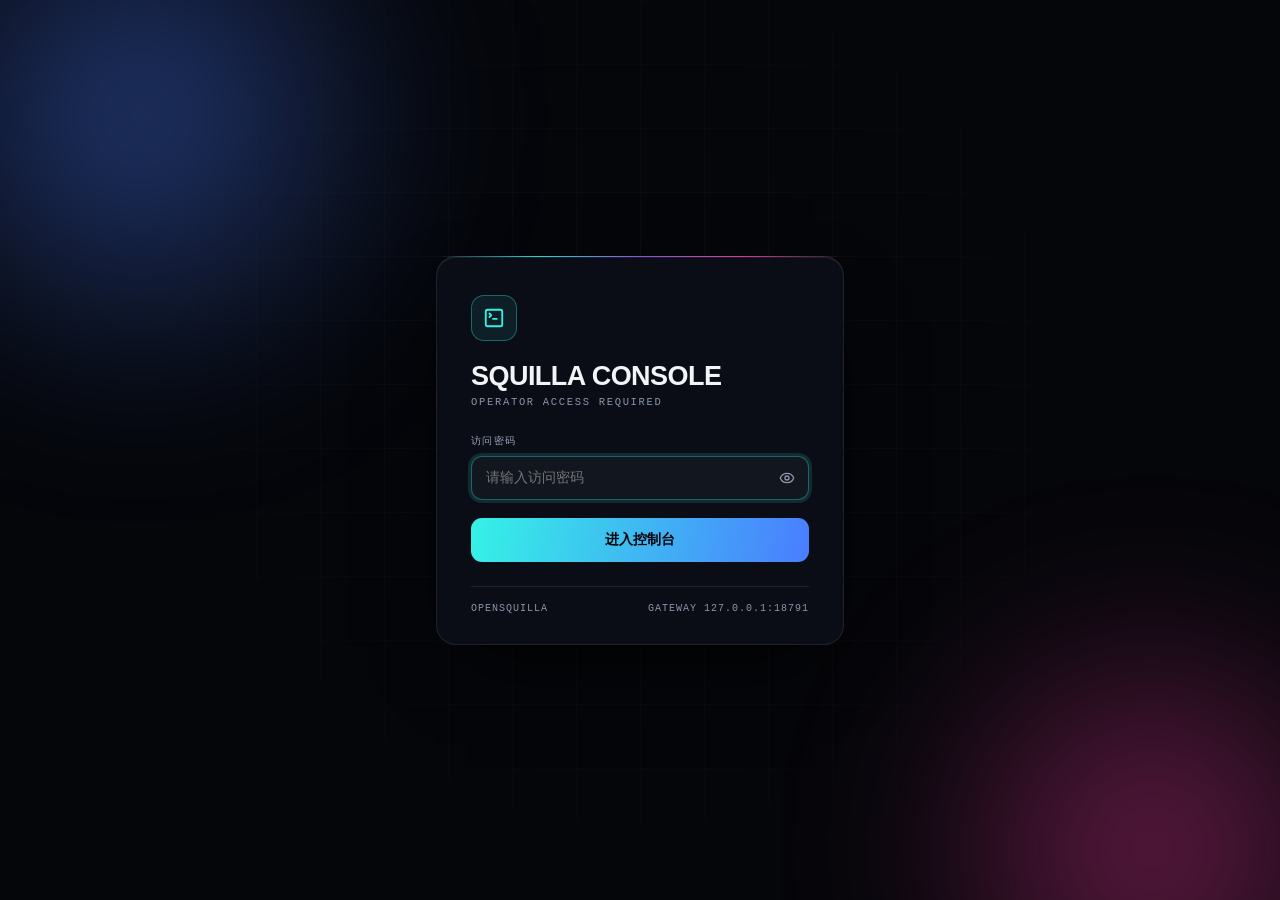
<file: static/login.html>
<!doctype html>
<html lang="zh-CN">
<head>
<meta charset="utf-8" />
<meta name="viewport" content="width=device-width, initial-scale=1" />
<title>SQUILLA CONSOLE / 登录</title>
<link rel="icon" type="image/png" sizes="32x32" href="/icon/icon-32.png" />
<link rel="icon" type="image/png" sizes="16x16" href="/icon/icon-16.png" />
<link rel="icon" type="image/png" sizes="192x192" href="/icon/icon-192.png" />
<link rel="apple-touch-icon" sizes="180x180" href="/icon/icon-180.png" />
<link rel="shortcut icon" href="/favicon.ico" />
<style>
/* The login page is served to unauthenticated visitors, so it must not pull
   anything from /static (that path is behind the session gate). Everything —
   tokens, layout, the one icon — is inlined here on purpose. */

@font-face {
  font-family: "SpaceGrotesk";
  src: local("Space Grotesk");
  font-display: swap;
}

:root {
  --ink-000: #05060a;
  --ink-100: #0c0f18;
  --ink-200: #12161f;
  --ink-300: #1a1f2b;
  --ink-400: #262d3c;

  --pearl: #f2f4f8;
  --dust: #9aa4b8;
  /* Lifted from the console's #5d6779: on this near-black card that tone only
     reaches ~3:1, short of the 4.5:1 WCAG AA needs for the gateway address and
     subtitle, which are both real information rather than decoration. */
  --dust-dim: #8b96aa;

  --spec-cyan: #35f2e6;
  --spec-blue: #4a7dff;
  --spec-violet: #9b5cff;
  --spec-magenta: #ff3ea5;
  --bad: #ff4d6a;

  --edge: color-mix(in oklab, var(--pearl) 9%, transparent);
  --edge-hot: color-mix(in oklab, var(--spec-cyan) 34%, transparent);

  --sans: "SpaceGrotesk", "Inter", -apple-system, BlinkMacSystemFont, "Segoe UI",
    "PingFang SC", "Hiragino Sans GB", "Microsoft YaHei", sans-serif;
  --mono: "JetBrains Mono", "SFMono-Regular", "Menlo", "Consolas",
    "Liberation Mono", monospace;
}

* { box-sizing: border-box; }

html, body {
  height: 100%;
  margin: 0;
}

body {
  background: var(--ink-000);
  color: var(--pearl);
  font-family: var(--sans);
  display: grid;
  place-items: center;
  overflow: hidden;
  position: relative;
}

/* ---------------------------------------------------------------- backdrop */

.bloom {
  position: fixed;
  border-radius: 50%;
  filter: blur(90px);
  opacity: .5;
  pointer-events: none;
  animation: drift 26s ease-in-out infinite alternate;
}

.bloom--a {
  width: 46vw; height: 46vw;
  left: -12vw; top: -14vw;
  background: radial-gradient(circle, var(--spec-blue), transparent 68%);
}

.bloom--b {
  width: 40vw; height: 40vw;
  right: -10vw; bottom: -16vw;
  background: radial-gradient(circle, var(--spec-magenta), transparent 68%);
  animation-delay: -9s;
}

@keyframes drift {
  from { transform: translate3d(0, 0, 0) scale(1); }
  to   { transform: translate3d(3vw, 4vh, 0) scale(1.14); }
}

.grid {
  position: fixed;
  inset: 0;
  pointer-events: none;
  background-image:
    linear-gradient(color-mix(in oklab, var(--pearl) 4%, transparent) 1px, transparent 1px),
    linear-gradient(90deg, color-mix(in oklab, var(--pearl) 4%, transparent) 1px, transparent 1px);
  background-size: 64px 64px;
  mask-image: radial-gradient(circle at 50% 45%, #000 0%, transparent 72%);
  -webkit-mask-image: radial-gradient(circle at 50% 45%, #000 0%, transparent 72%);
}

/* ------------------------------------------------------------------- card */

.card {
  position: relative;
  width: min(408px, calc(100vw - 40px));
  padding: 38px 34px 30px;
  background: color-mix(in oklab, var(--ink-100) 88%, transparent);
  border: 1px solid var(--edge);
  border-radius: 20px;
  backdrop-filter: blur(18px);
  box-shadow:
    0 32px 80px -30px #000,
    inset 0 1px 0 color-mix(in oklab, var(--pearl) 7%, transparent);
  animation: rise .5s cubic-bezier(.2, .8, .2, 1) both;
}

@keyframes rise {
  from { opacity: 0; transform: translateY(14px) scale(.985); }
  to   { opacity: 1; transform: none; }
}

/* Spectral hairline along the top edge — the console's signature. */
.card::before {
  content: "";
  position: absolute;
  inset: -1px -1px auto -1px;
  height: 1px;
  border-radius: 20px 20px 0 0;
  background: linear-gradient(90deg,
    transparent, var(--spec-cyan), var(--spec-violet), var(--spec-magenta), transparent);
  opacity: .85;
}

.mark {
  width: 46px; height: 46px;
  display: grid;
  place-items: center;
  border: 1px solid var(--edge-hot);
  border-radius: 13px;
  color: var(--spec-cyan);
  background: color-mix(in oklab, var(--spec-cyan) 8%, transparent);
}

.mark svg { width: 22px; height: 22px; }

h1 {
  margin: 20px 0 4px;
  font-size: 27px;
  font-weight: 600;
  letter-spacing: -.02em;
}

.sub {
  margin: 0 0 26px;
  font-family: var(--mono);
  font-size: 10.5px;
  letter-spacing: .16em;
  text-transform: uppercase;
  color: var(--dust-dim);
}

label {
  display: block;
  font-family: var(--mono);
  font-size: 10px;
  letter-spacing: .14em;
  text-transform: uppercase;
  color: var(--dust);
  margin-bottom: 8px;
}

.field { position: relative; }

input {
  width: 100%;
  padding: 13px 44px 13px 14px;
  font-family: var(--mono);
  font-size: 14px;
  color: var(--pearl);
  background: var(--ink-200);
  border: 1px solid var(--ink-400);
  border-radius: 11px;
  outline: none;
  transition: border-color .18s, box-shadow .18s;
}

input:focus {
  border-color: var(--edge-hot);
  box-shadow: 0 0 0 3px color-mix(in oklab, var(--spec-cyan) 13%, transparent);
}

.reveal {
  position: absolute;
  top: 50%; right: 6px;
  transform: translateY(-50%);
  width: 32px; height: 32px;
  display: grid;
  place-items: center;
  background: none;
  border: 0;
  border-radius: 8px;
  color: var(--dust-dim);
  cursor: pointer;
  transition: color .16s, background .16s;
}

.reveal:hover { color: var(--pearl); background: var(--ink-300); }
.reveal svg { width: 16px; height: 16px; }

button.go {
  width: 100%;
  margin-top: 18px;
  padding: 13px;
  font-family: var(--sans);
  font-size: 14px;
  font-weight: 600;
  letter-spacing: .01em;
  color: var(--ink-000);
  background: linear-gradient(100deg, var(--spec-cyan), var(--spec-blue));
  border: 0;
  border-radius: 11px;
  cursor: pointer;
  transition: transform .16s cubic-bezier(.2, .8, .2, 1), box-shadow .16s, filter .16s;
}

button.go:hover:not(:disabled) {
  transform: translateY(-1px);
  box-shadow: 0 10px 28px -12px var(--spec-blue);
  filter: brightness(1.06);
}

button.go:active:not(:disabled) { transform: translateY(0); }

button.go:disabled { opacity: .55; cursor: not-allowed; }

.err {
  display: none;
  align-items: center;
  gap: 8px;
  margin-top: 14px;
  padding: 10px 12px;
  font-family: var(--mono);
  font-size: 12px;
  color: var(--bad);
  background: color-mix(in oklab, var(--bad) 10%, transparent);
  border: 1px solid color-mix(in oklab, var(--bad) 26%, transparent);
  border-radius: 9px;
}

.err.on {
  display: flex;
  animation: shake .32s ease;
}

.err svg { width: 14px; height: 14px; flex: none; }

@keyframes shake {
  0%, 100% { transform: translateX(0); }
  25%      { transform: translateX(-5px); }
  75%      { transform: translateX(5px); }
}

.foot {
  margin-top: 24px;
  padding-top: 16px;
  border-top: 1px solid var(--edge);
  font-family: var(--mono);
  font-size: 10px;
  letter-spacing: .1em;
  text-transform: uppercase;
  color: var(--dust-dim);
  display: flex;
  justify-content: space-between;
  gap: 12px;
}

@media (prefers-reduced-motion: reduce) {
  .bloom, .card, .err.on { animation: none; }
  button.go:hover:not(:disabled) { transform: none; }
}

@media (max-width: 480px) {
  .card {
    width: calc(100vw - 28px);
    padding: 28px 22px 24px;
  }
  h1 { font-size: 24px; margin-top: 16px; }
  .sub { font-size: 10px; margin-bottom: 22px; }
  input {
    font-size: 16px; /* iOS no-zoom threshold */
    padding: 12px 40px 12px 13px;
  }
  button { font-size: 13px; padding: 12px; }
  .bloom { opacity: 0.3; }
}
</style>
</head>
<body>

<div class="bloom bloom--a"></div>
<div class="bloom bloom--b"></div>
<div class="grid"></div>

<main class="card">
  <div class="mark">
    <!-- lucide: square-terminal -->
    <svg viewBox="0 0 24 24" fill="none" stroke="currentColor" stroke-width="2"
         stroke-linecap="round" stroke-linejoin="round" aria-hidden="true">
      <path d="m7 11 2-2-2-2" /><path d="M11 13h4" />
      <rect width="18" height="18" x="3" y="3" rx="2" ry="2" />
    </svg>
  </div>

  <h1>SQUILLA CONSOLE</h1>
  <p class="sub">Operator access required</p>

  <form id="form" autocomplete="off">
    <label for="pw">访问密码</label>
    <div class="field">
      <input id="pw" type="password" placeholder="请输入访问密码"
             autocomplete="current-password" required autofocus />
      <button class="reveal" id="reveal" type="button"
              aria-label="显示密码" title="显示密码">
        <!-- lucide: eye -->
        <svg id="ic-eye" viewBox="0 0 24 24" fill="none" stroke="currentColor"
             stroke-width="2" stroke-linecap="round" stroke-linejoin="round" aria-hidden="true">
          <path d="M2.062 12.348a1 1 0 0 1 0-.696 10.75 10.75 0 0 1 19.876 0 1 1 0 0 1 0 .696 10.75 10.75 0 0 1-19.876 0" />
          <circle cx="12" cy="12" r="3" />
        </svg>
      </button>
    </div>

    <button class="go" id="go" type="submit">进入控制台</button>
  </form>

  <div class="err" id="err">
    <!-- lucide: shield-alert -->
    <svg viewBox="0 0 24 24" fill="none" stroke="currentColor" stroke-width="2"
         stroke-linecap="round" stroke-linejoin="round" aria-hidden="true">
      <path d="M20 13c0 5-3.5 7.5-7.66 8.95a1 1 0 0 1-.67-.01C7.5 20.5 4 18 4 13V6a1 1 0 0 1 1-1c2 0 4.5-1.2 6.24-2.72a1.17 1.17 0 0 1 1.52 0C14.51 3.81 17 5 19 5a1 1 0 0 1 1 1z" />
      <path d="M12 8v4" /><path d="M12 16h.01" />
    </svg>
    <span id="err-text"></span>
  </div>

  <div class="foot">
    <span>OpenSquilla</span>
    <span id="gw">Gateway 127.0.0.1:18791</span>
  </div>
</main>

<script>
const form = document.getElementById("form");
const pw = document.getElementById("pw");
const go = document.getElementById("go");
const err = document.getElementById("err");
const errText = document.getElementById("err-text");
const reveal = document.getElementById("reveal");

const EYE = document.getElementById("ic-eye").innerHTML;
const EYE_OFF = `
  <path d="M10.733 5.076a10.744 10.744 0 0 1 11.205 6.575 1 1 0 0 1 0 .696 10.747 10.747 0 0 1-1.444 2.49" />
  <path d="M14.084 14.158a3 3 0 0 1-4.242-4.242" />
  <path d="M17.479 17.499a10.75 10.75 0 0 1-15.417-5.151 1 1 0 0 1 0-.696 10.75 10.75 0 0 1 4.446-5.143" />
  <path d="m2 2 20 20" />`;

reveal.addEventListener("click", () => {
  const show = pw.type === "password";
  pw.type = show ? "text" : "password";
  document.getElementById("ic-eye").innerHTML = show ? EYE_OFF : EYE;
  reveal.title = reveal.ariaLabel = show ? "隐藏密码" : "显示密码";
  pw.focus();
});

function fail(msg) {
  errText.textContent = msg;
  err.classList.remove("on");
  // Restart the shake even when the same message repeats.
  void err.offsetWidth;
  err.classList.add("on");
  pw.select();
}

form.addEventListener("submit", async (event) => {
  event.preventDefault();
  err.classList.remove("on");
  go.disabled = true;
  go.textContent = "验证中…";

  try {
    const res = await fetch("/api/login", {
      method: "POST",
      headers: { "content-type": "application/json" },
      body: JSON.stringify({ password: pw.value }),
    });
    const body = await res.json().catch(() => ({}));

    if (res.ok && body.ok) {
      go.textContent = "已通过";
      location.replace("/");
      return;
    }
    fail(body.detail || `登录失败 (HTTP ${res.status})`);
  } catch (e) {
    fail(`无法连接控制台: ${e.message}`);
  }

  go.disabled = false;
  go.textContent = "进入控制台";
});
</script>

</body>
</html>
</file>
